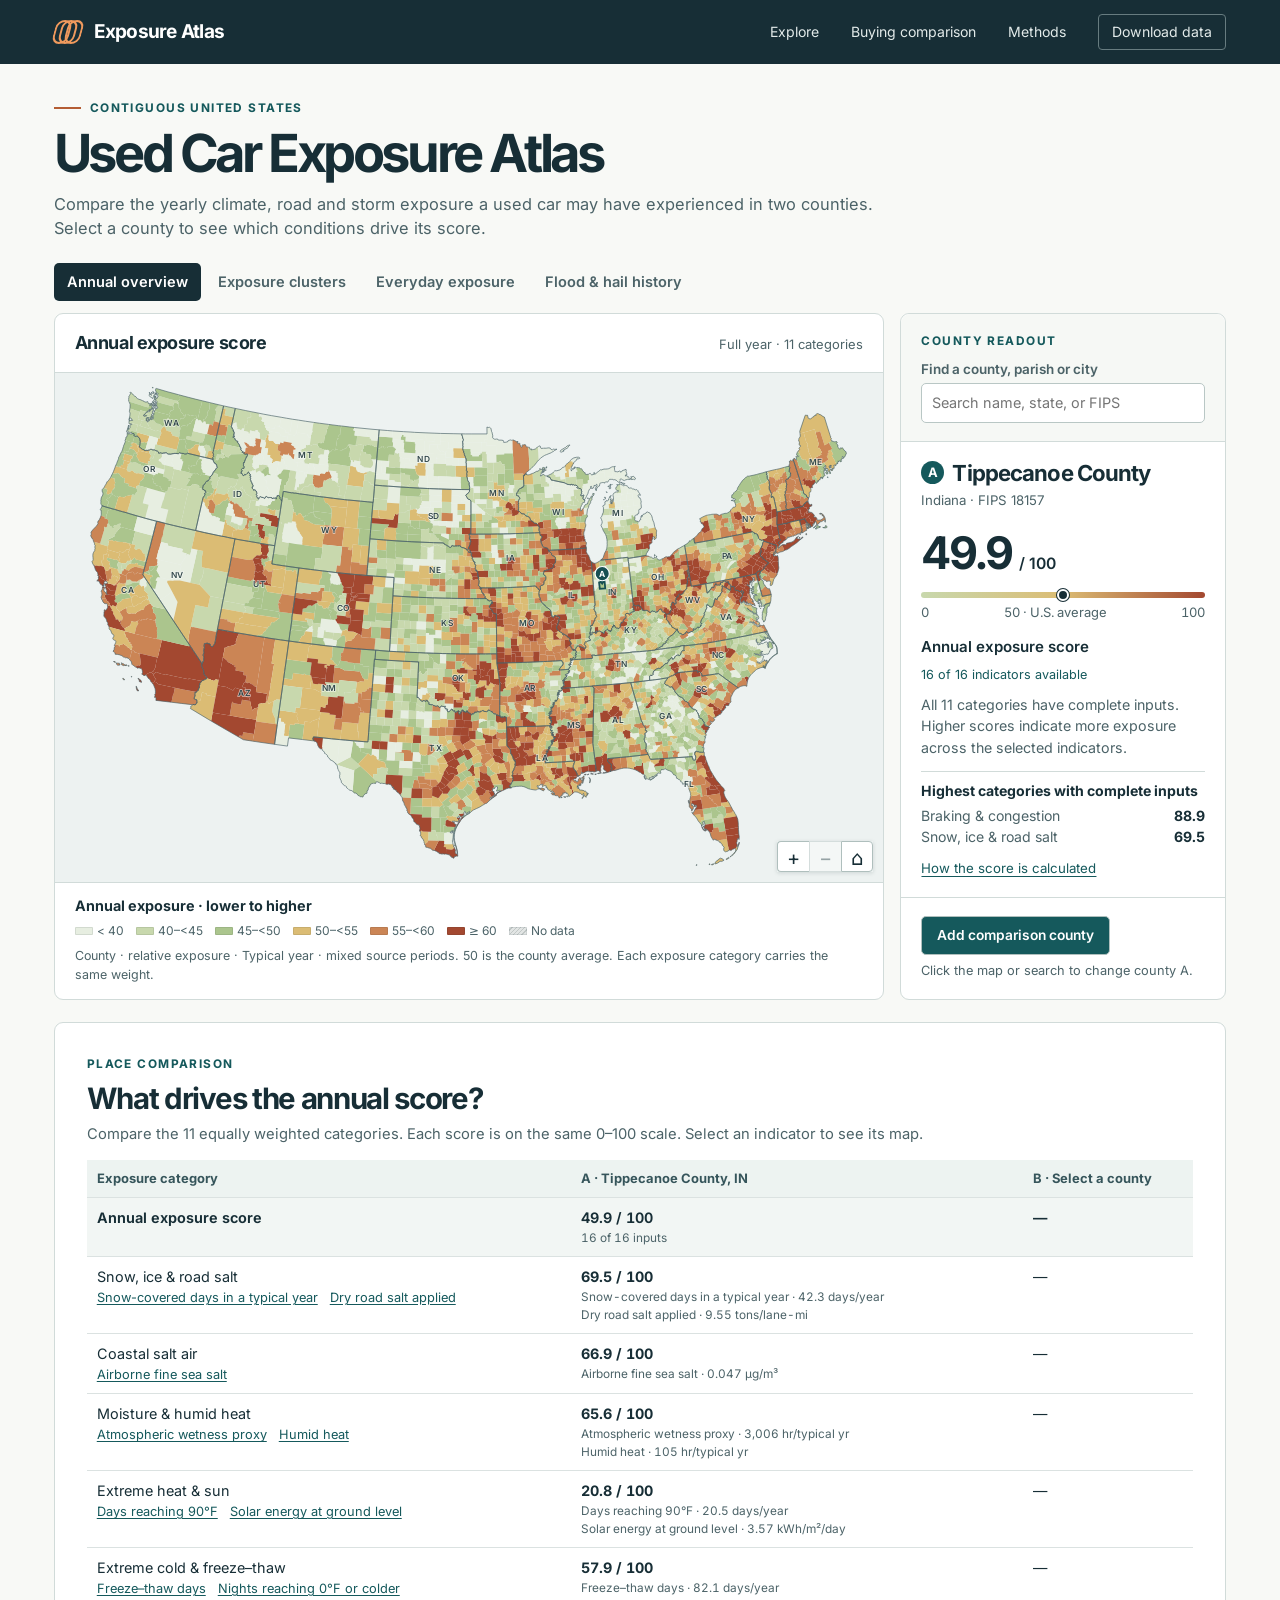
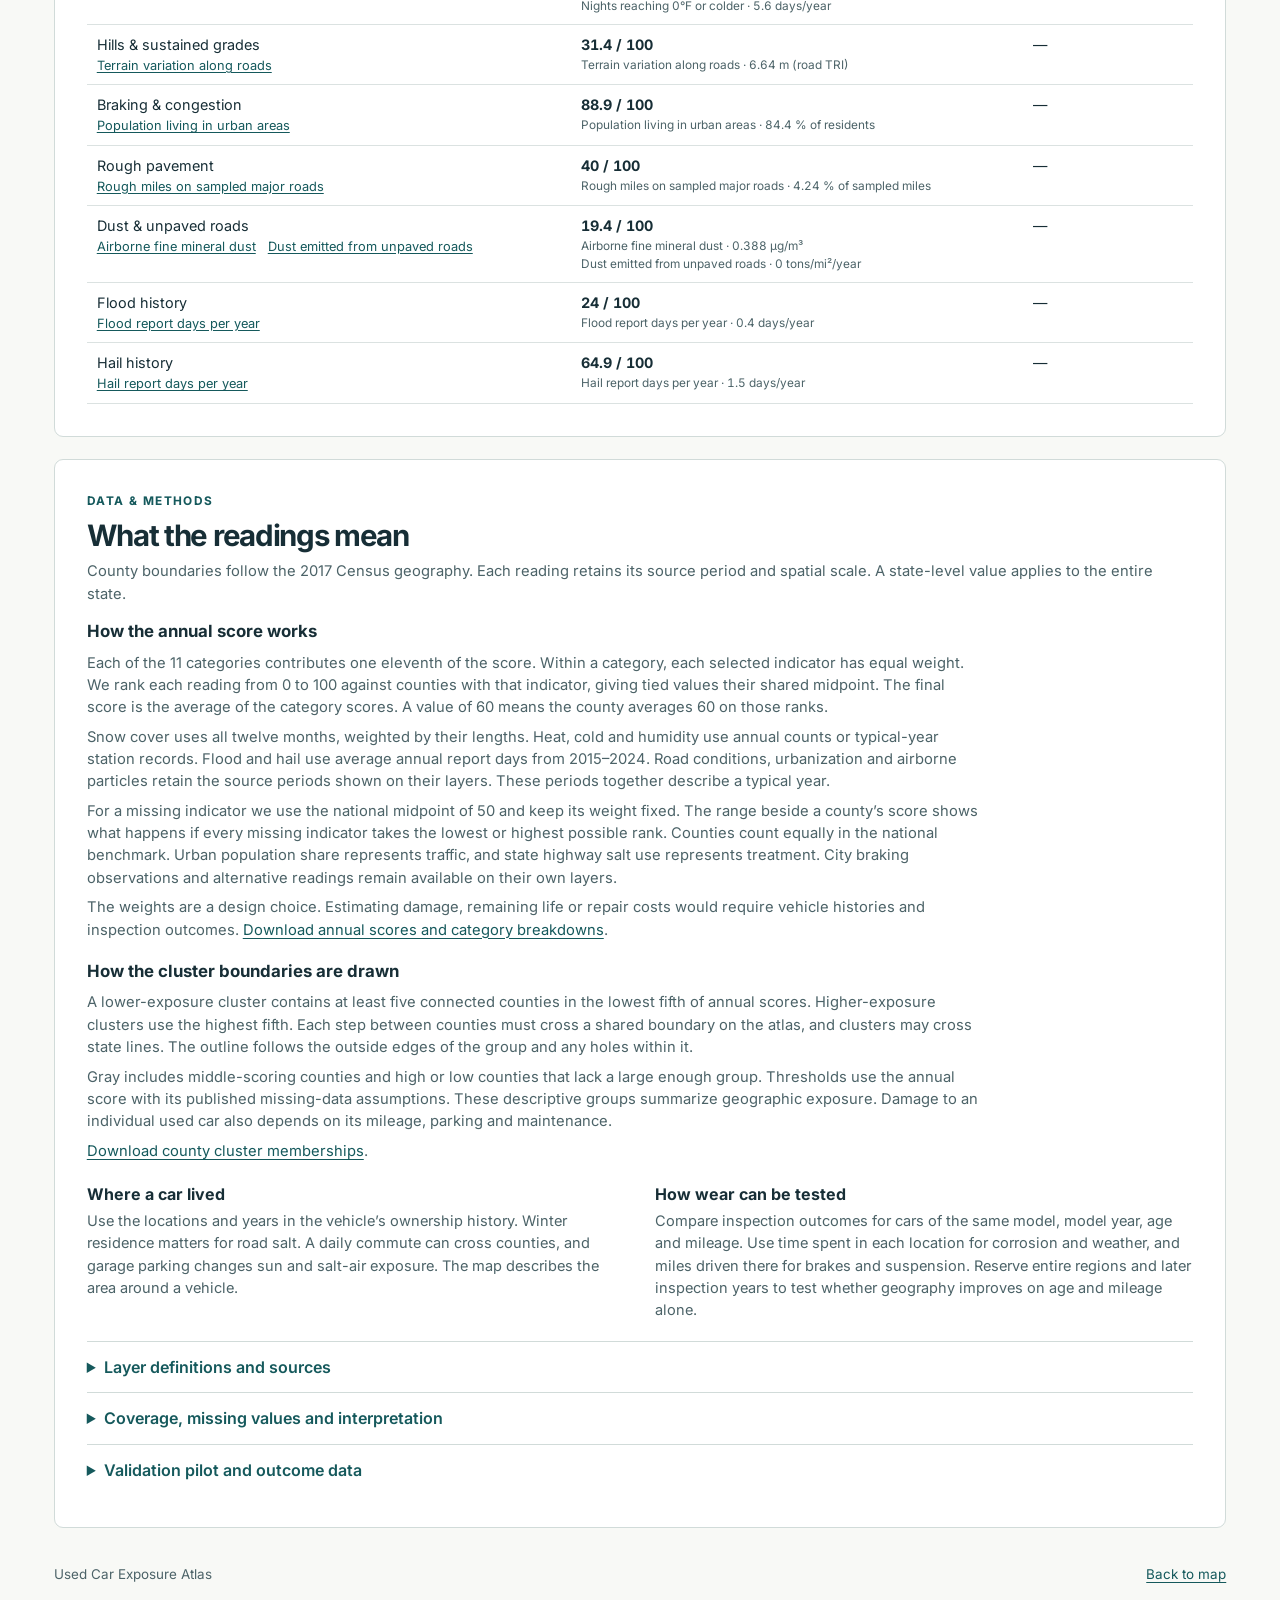
<file: docs/index.html>
<!doctype html>
<html lang="en">
<head>
  <meta charset="utf-8"><meta name="viewport" content="width=device-width,initial-scale=1">
  <meta name="theme-color" content="#182d35"><title>Used Car Exposure Atlas</title>
  <link rel="stylesheet" href="atlas.css?v=2">
</head>
<body>
<header class="top"><div class="navinner">
  <a href="#explore" class="brand" aria-label="Exposure Atlas home"><span class="brandmark" aria-hidden="true"><i></i><i></i><i></i></span>Exposure Atlas</a>
  <nav aria-label="Sections"><a href="#explore">Explore</a><a href="buy.html">Buying comparison</a><a href="#methods">Methods</a><a id="download" href="assets/research-data.zip" download>Download data</a></nav>
</div></header>
<main id="explore">
  <div class="intro"><div class="overline"><span class="line"></span>CONTIGUOUS UNITED STATES</div>
  <h1>Used Car Exposure Atlas</h1>
  <p>Compare the yearly climate, road and storm exposure a used car may have experienced in two counties. Select a county to see which conditions drive its score.</p></div>
  <div id="loading" role="status">Loading county data…</div>
  <section id="explorer" hidden>
    <div class="tabbar" role="group" aria-label="Map category"><button type="button" id="tabAnnual" aria-pressed="true">Annual overview</button><button type="button" id="tabClusters" aria-pressed="false">Exposure clusters</button><button type="button" id="tabExposure" aria-pressed="false">Everyday exposure</button><button type="button" id="tabEvents" aria-pressed="false">Flood &amp; hail history</button></div>
    <div class="columns"><section class="mapcard" aria-label="Interactive map">
      <div id="annualMapHead"><h2>Annual exposure score</h2><span>Full year · 11 categories</span></div>
      <div id="clusterMapHead" hidden><div><h2>Regional exposure clusters</h2><p id="clusterCounts"></p></div><label>Zoom to a cluster<select id="clusterFinder"></select></label></div>
      <div class="mapcontrols" id="layerControls"><label>Condition<select id="group"></select></label><label id="indicatorLabel">Map reading<select id="metric"></select></label><label id="monthLabel" hidden>Month<select id="month"></select></label></div>
      <div class="mapstage"><svg id="map" viewBox="0 0 990 605" role="img" aria-label="Contiguous United States county exposure map. Use the county search for keyboard selection.">
        <defs><pattern id="missing" width="5" height="5" patternUnits="userSpaceOnUse"><rect width="5" height="5" fill="#e3e6e5"/><path d="M-1 1L1 -1M0 5L5 0M4 6L6 4" stroke="#c0c6c6" stroke-width=".7"/></pattern></defs>
        <g id="countyPaths"></g><g id="statePaths" pointer-events="none"></g><g id="clusterOutlines" pointer-events="none"></g><g id="labels" pointer-events="none"></g><g id="points"></g><g id="selectionMarks" pointer-events="none"></g>
      </svg>
      <div class="maptools" aria-label="Map controls"><button id="zoomIn" aria-label="Zoom in">+</button><button id="zoomOut" aria-label="Zoom out">−</button><button id="reset" aria-label="Reset map view" title="Reset view">⌂</button></div><div id="tip" role="tooltip" hidden></div></div>
      <div class="legend"><div class="legendtitle" id="legendTitle"></div><div class="swatches" id="swatches"></div><p class="legendnote" id="legendNote"></p></div>
    </section>
    <aside class="detail">
      <div class="detailhead"><div class="overline">COUNTY READOUT</div><div class="pickers"><label for="finder">Find a county, parish or city</label><input id="finder" type="search" placeholder="Search name, state, or FIPS" autocomplete="off" aria-controls="matches"><div class="matches" id="matches" hidden></div></div></div>
      <div class="readingwrap" aria-live="polite"><div class="place"><span class="pin">A</span><h2 id="placeName"></h2></div><p id="placeState" class="muted"></p>
      <div id="clusterMembership" hidden></div>
      <div class="reading"><strong id="number"></strong><span id="unit"></span></div>
      <div id="annualGauge" hidden aria-hidden="true"><div class="track"><i class="range"></i><i class="marker"></i></div><div class="axis"><span>0</span><span>50 · U.S. average</span><span>100</span></div></div>
      <div class="readingname" id="readingName"></div><div class="meta" id="meta"></div><p class="side-desc" id="sideDesc"></p><div id="annualDrivers" hidden></div><a id="datasource" target="_blank" rel="noopener">View data source</a></div>
      <div class="comparecontrol"><button id="compareBtn"></button><p id="compareHint"></p></div>
    </aside></div>
    <section id="compareSection" class="lower"><div class="sectionhead"><div><div class="overline">PLACE COMPARISON</div><h2 id="profileTitle">County profiles</h2></div><button id="swap" hidden>Swap A and B</button></div>
    <p class="sectiondesc" id="profileDesc">Compare the readings in their original units. Select a reading to display it on the map.</p>
    <div class="tablescroll"><table id="profile"></table></div></section>
    <section id="methods" class="lower"><div class="overline">DATA &amp; METHODS</div><h2>What the readings mean</h2>
    <p class="sectiondesc">County boundaries follow the 2017 Census geography. Each reading retains its source period and spatial scale. A state-level value applies to the entire state.</p>
    <div class="annual-method" id="annual-method"><h3>How the annual score works</h3>
    <p>Each of the 11 categories contributes one eleventh of the score. Within a category, each selected indicator has equal weight. We rank each reading from 0 to 100 against counties with that indicator, giving tied values their shared midpoint. The final score is the average of the category scores. A value of 60 means the county averages 60 on those ranks.</p>
    <p>Snow cover uses all twelve months, weighted by their lengths. Heat, cold and humidity use annual counts or typical-year station records. Flood and hail use average annual report days from 2015–2024. Road conditions, urbanization and airborne particles retain the source periods shown on their layers. These periods together describe a typical year.</p>
    <p>For a missing indicator we use the national midpoint of 50 and keep its weight fixed. The range beside a county’s score shows what happens if every missing indicator takes the lowest or highest possible rank. Counties count equally in the national benchmark. Urban population share represents traffic, and state highway salt use represents treatment. City braking observations and alternative readings remain available on their own layers.</p>
    <p>The weights are a design choice. Estimating damage, remaining life or repair costs would require vehicle histories and inspection outcomes. <a href="assets/annual-exposure.csv" download>Download annual scores and category breakdowns</a>.</p></div>
    <div class="annual-method cluster-method" id="cluster-method"><h3>How the cluster boundaries are drawn</h3>
    <p>A lower-exposure cluster contains at least five connected counties in the lowest fifth of annual scores. Higher-exposure clusters use the highest fifth. Each step between counties must cross a shared boundary on the atlas, and clusters may cross state lines. The outline follows the outside edges of the group and any holes within it.</p>
    <p>Gray includes middle-scoring counties and high or low counties that lack a large enough group. Thresholds use the annual score with its published missing-data assumptions. These descriptive groups summarize geographic exposure. Damage to an individual used car also depends on its mileage, parking and maintenance.</p>
    <p><a href="assets/exposure-clusters.csv" download>Download county cluster memberships</a>.</p></div>
    <div class="methodgrid"><div><h3>Where a car lived</h3><p>Use the locations and years in the vehicle’s ownership history. Winter residence matters for road salt. A daily commute can cross counties, and garage parking changes sun and salt-air exposure. The map describes the area around a vehicle.</p></div>
    <div><h3>How wear can be tested</h3><p>Compare inspection outcomes for cars of the same model, model year, age and mileage. Use time spent in each location for corrosion and weather, and miles driven there for brakes and suspension. Reserve entire regions and later inspection years to test whether geography improves on age and mileage alone.</p></div></div>
    <details><summary>Layer definitions and sources</summary><div id="methodList"></div></details>
    <details><summary>Coverage, missing values and interpretation</summary><div class="detailtext" id="coverageText"></div></details>
    <details><summary>Validation pilot and outcome data</summary><div class="detailtext" id="validationText"></div></details>
    </section>
  </section>
</main><footer><div>Used Car Exposure Atlas</div><a href="#explore">Back to map</a></footer>
<script src="assets/geography.js"></script><script src="assets/readings.js"></script><script src="assets/clusters.js"></script><script src="atlas.js?v=2"></script>
</body></html>
</file>
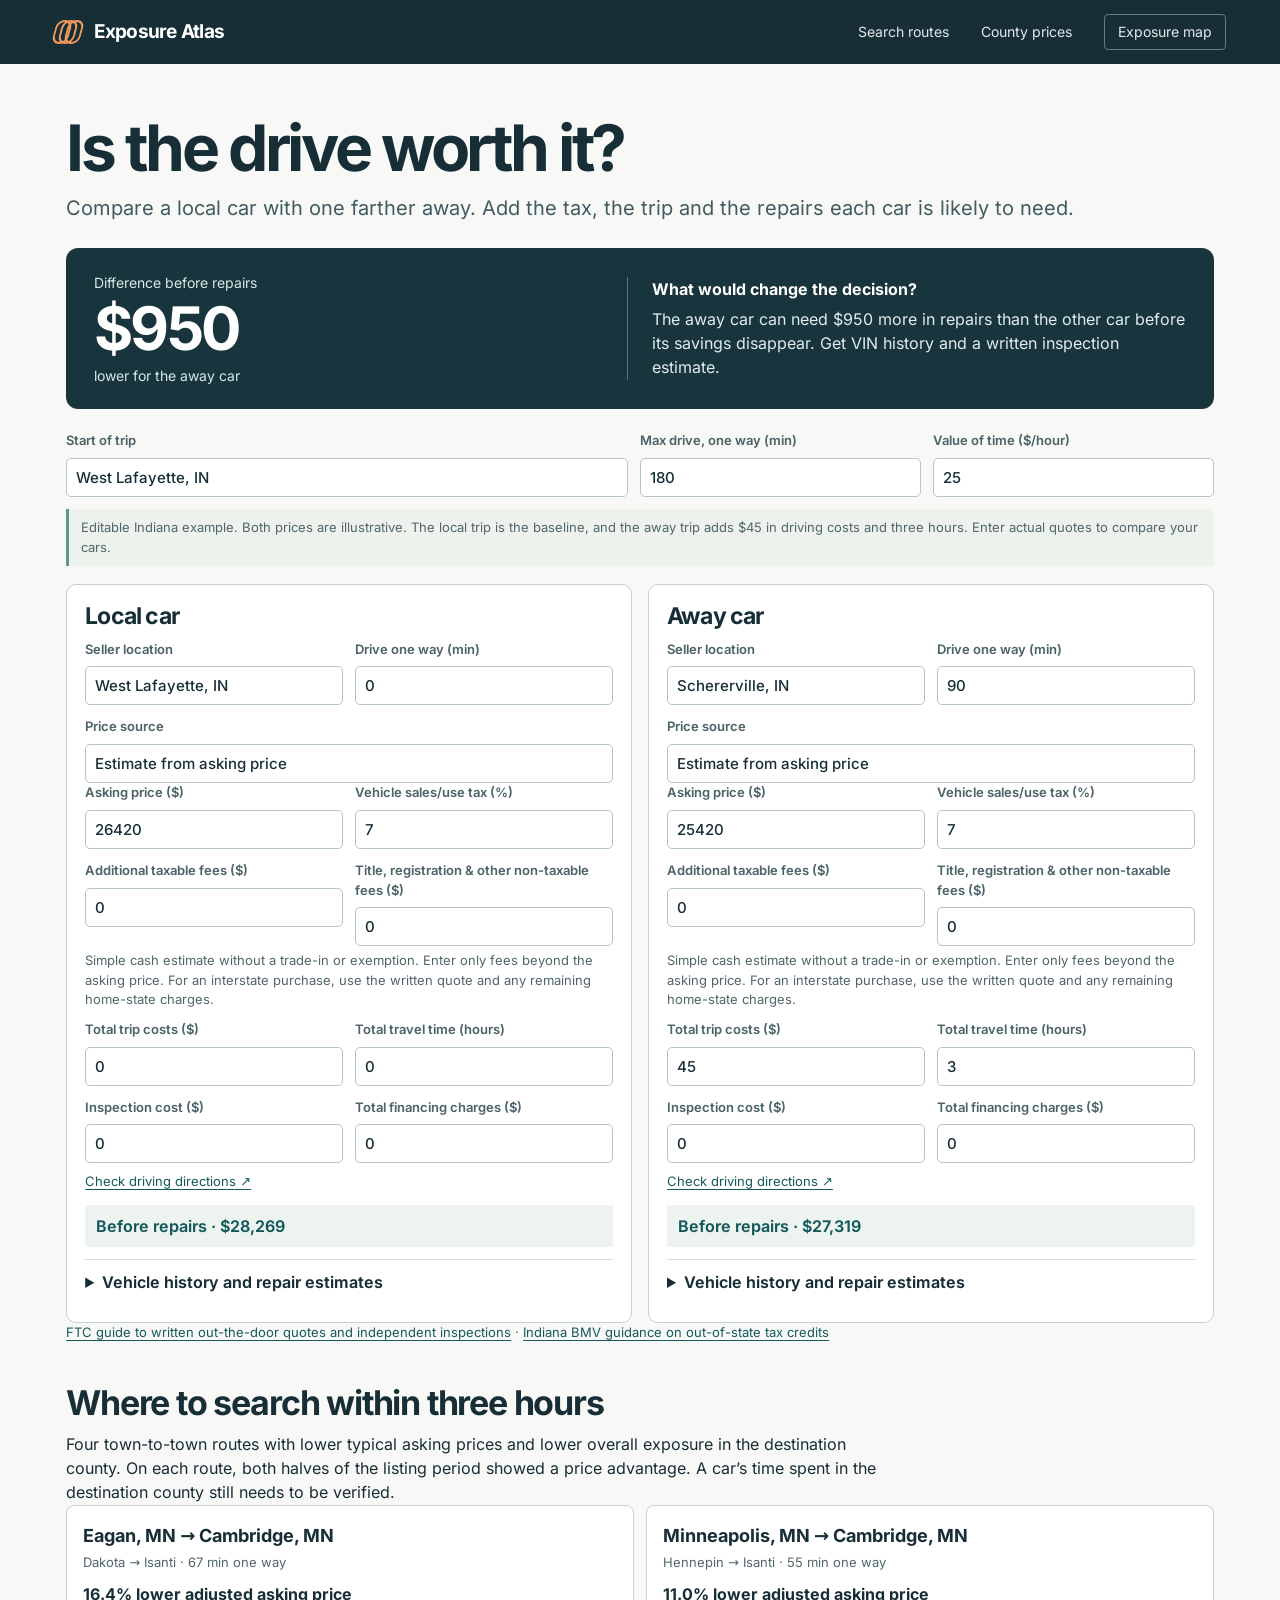
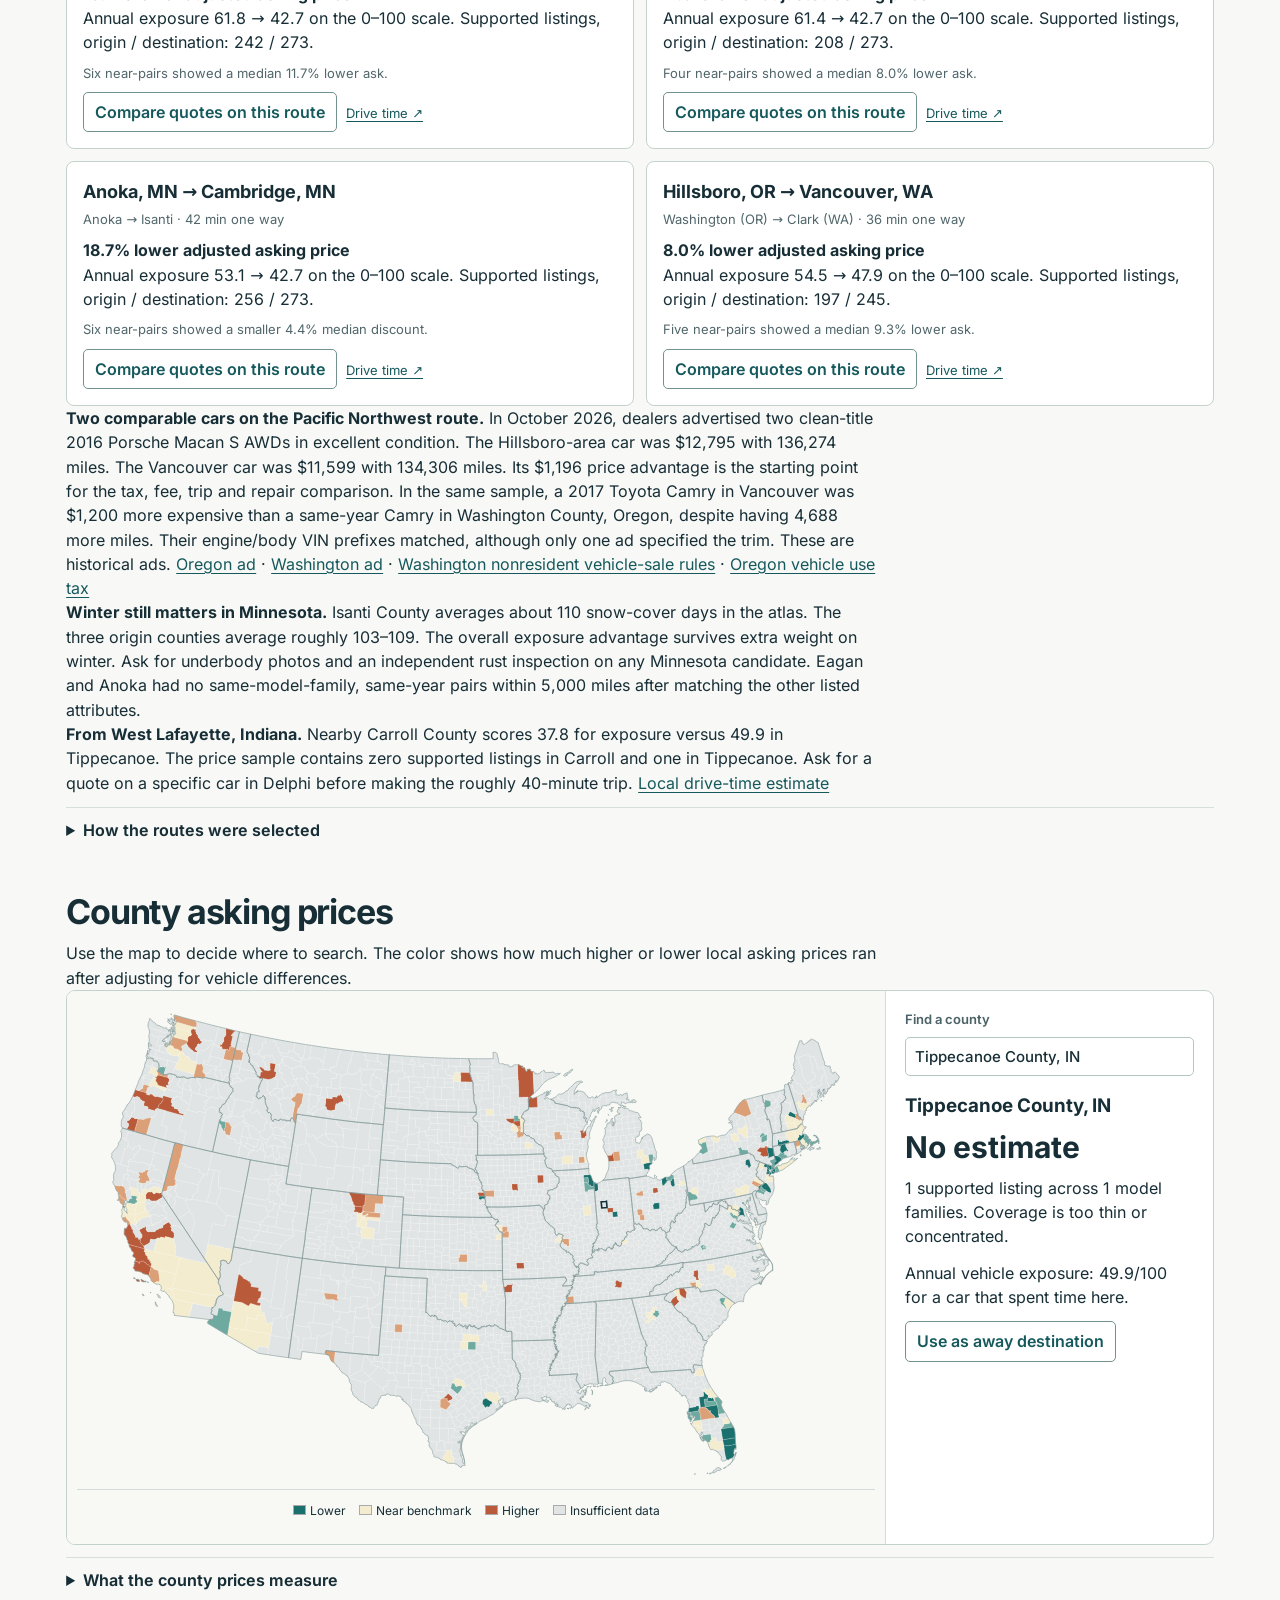
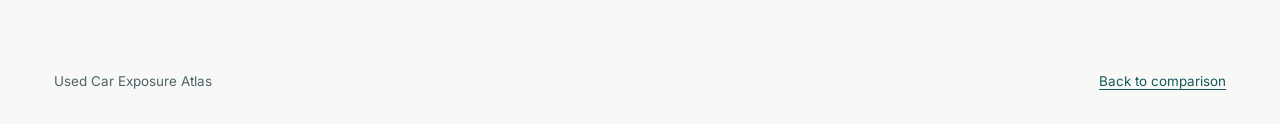
<file: docs/buy.html>
<!doctype html>
<html lang="en">
  <head>
    <meta charset="utf-8" />
    <meta name="viewport" content="width=device-width,initial-scale=1" />
    <meta name="theme-color" content="#182d35" />
    <title>Used-car buying comparison | Exposure Atlas</title>
    <link rel="stylesheet" href="atlas.css?v=2" />
    <link rel="stylesheet" href="buy.css" />
  </head>
  <body>
    <header class="top">
      <div class="navinner">
        <a class="brand" href="index.html"
          ><span class="brandmark" aria-hidden="true"
            ><i></i><i></i><i></i></span
          >Exposure Atlas</a
        >
        <nav aria-label="Sections">
          <a href="#routes">Search routes</a><a href="#markets">County prices</a
          ><a href="index.html">Exposure map</a>
        </nav>
      </div>
    </header>
    <main class="buy" id="quotes">
      <h1>Is the drive worth it?</h1>
      <p class="introline">
        Compare a local car with one farther away. Add the tax, the trip and the
        repairs each car is likely to need.
      </p>
      <section class="decision" aria-live="polite">
        <div>
          <span id="resultLabel">Estimated savings before repairs</span
          ><strong id="resultValue">—</strong><span id="resultLead"></span>
        </div>
        <div class="decision-right">
          <b id="decisionTitle">Checking the comparison</b>
          <p id="decisionDetail"></p>
        </div>
      </section>
      <div class="assumptions">
        <label
          >Start of trip<input
            id="origin"
            value="West Lafayette, IN"
            maxlength="140" /></label
        ><label
          >Max drive, one way (min)<input
            type="number"
            id="radius"
            value="180"
            min="1"
            max="1440" /></label
        ><label
          >Value of time ($/hour)<input
            type="number"
            id="timevalue"
            value="25"
            min="0"
            step="any"
        /></label>
      </div>
      <p class="demo" id="exampleNote">
        Editable Indiana example. Both prices are illustrative. The local trip
        is the baseline, and the away trip adds $45 in driving costs and three
        hours. Enter actual quotes to compare your cars.
      </p>
      <div class="cars" id="cars"></div>
      <p class="small">
        <a href="https://consumer.ftc.gov/articles/buying-used-car-dealer"
          >FTC guide to written out-the-door quotes and independent
          inspections</a
        >
        ·
        <a href="https://www.in.gov/bmv/titles/buying-and-selling/"
          >Indiana BMV guidance on out-of-state tax credits</a
        >
      </p>
      <section id="routes" class="market">
        <h2>Where to search within three hours</h2>
        <p>
          Four town-to-town routes with lower typical asking prices and lower
          overall exposure in the destination county. On each route, both halves
          of the listing period showed a price advantage. A car’s time spent in
          the destination county still needs to be verified.
        </p>
        <div class="routegrid" id="routeCards"></div>
        <p>
          <b>Two comparable cars on the Pacific Northwest route.</b> In October
          2026, dealers advertised two clean-title 2016 Porsche Macan S AWDs in
          excellent condition. The Hillsboro-area car was $12,795 with 136,274
          miles. The Vancouver car was $11,599 with 134,306 miles. Its $1,196
          price advantage is the starting point for the tax, fee, trip and
          repair comparison. In the same sample, a 2017 Toyota Camry in
          Vancouver was $1,200 more expensive than a same-year Camry in
          Washington County, Oregon, despite having 4,688 more miles. Their
          engine/body VIN prefixes matched, although only one ad specified the
          trim. These are historical ads.
          <a
            href="https://www.craigslist.org/view/d/cornelius-clean-title-porsche-macan-awd/81TnqidZQ4jAuQRW6o4bGe"
            >Oregon ad</a
          >
          ·
          <a
            href="https://www.craigslist.org/view/d/vancouver-2016-porsche-macan-v6-awd/7SrrEASdJibDjksUStJrkP"
            >Washington ad</a
          >
          ·
          <a href="https://app.leg.wa.gov/RCW/default.aspx?cite=82.08.0264"
            >Washington nonresident vehicle-sale rules</a
          >
          ·
          <a
            href="https://www.oregon.gov/dor/forms/FormsPubs/form-or-591-c-instructions_612-004-1.pdf"
            >Oregon vehicle use tax</a
          >
        </p>
        <p>
          <b>Winter still matters in Minnesota.</b> Isanti County averages about
          110 snow-cover days in the atlas. The three origin counties average
          roughly 103–109. The overall exposure advantage survives extra weight
          on winter. Ask for underbody photos and an independent rust inspection
          on any Minnesota candidate. Eagan and Anoka had no same-model-family,
          same-year pairs within 5,000 miles after matching the other listed
          attributes.
        </p>
        <p>
          <b>From West Lafayette, Indiana.</b> Nearby Carroll County scores 37.8
          for exposure versus 49.9 in Tippecanoe. The price sample contains zero
          supported listings in Carroll and one in Tippecanoe. Ask for a quote
          on a specific car in Delphi before making the roughly 40-minute trip.
          <a
            href="https://carrollcountyedc.com/about-ccedc/carroll-county/information"
            >Local drive-time estimate</a
          >
        </p>
        <details>
          <summary>How the routes were selected</summary>
          <p>
            Each county had at least 100 supported listings. The destination
            scored lower under the eleven-factor index, under a seven-factor
            weather and environmental comparison, with each atlas category
            omitted in turn, and with winter weighted at 25%. The overall
            exposure difference exceeded the atlas’s missing-data range.
            Model-family bootstrap price ranges did not overlap. The
            asking-price signal persisted after removing the most common rounded
            listing location in each county. No single such location supplied
            half the listings. Geographic screening used county centers before
            checking actual road times between the named towns.
          </p>
          <p>
            Each selected route also had at least three disjoint near-pairs with
            matching model family, self-reported condition, fuel, drive,
            transmission and seller type, at most one model year apart and
            within 10,000 miles. These small samples check direction only.
            Percentages are county-level estimates before tax, fees or repairs.
            Route selection is exploratory and the evidence comes from one
            listing source and a five-week snapshot.
          </p>
        </details>
      </section>
      <section id="markets" class="market">
        <h2>County asking prices</h2>
        <p>
          Use the map to decide where to search. The color shows how much higher
          or lower local asking prices ran after adjusting for vehicle
          differences.
        </p>
        <div class="mapwrap">
          <div class="mapbody">
            <svg
              id="map"
              viewBox="0 0 990 605"
              role="img"
              aria-label="Adjusted asking prices across contiguous United States counties"
            ></svg>
            <div class="legend">
              <span><i style="background: #19706d"></i>Lower</span
              ><span><i style="background: #f3ecce"></i>Near benchmark</span
              ><span><i style="background: #b95b3b"></i>Higher</span
              ><span><i style="background: #e0e4e4"></i>Insufficient data</span>
            </div>
          </div>
          <aside>
            <label
              >Find a county<input
                list="countyList"
                id="marketChoice"
                placeholder="County, state"
                autocomplete="off"
            /></label>
            <div id="marketInfo" aria-live="polite">
              Loading county estimates…
            </div>
            <button type="button" id="useDest">Use as away destination</button>
          </aside>
        </div>
        <details>
          <summary>What the county prices measure</summary>
          <div id="methods"></div>
        </details>
      </section>
      <datalist id="countyList"></datalist>
    </main>
    <footer>
      <div>Used Car Exposure Atlas</div>
      <a href="#quotes">Back to comparison</a>
    </footer>
    <script src="assets/geography.js"></script>
    <script src="buy.js"></script>
  </body>
</html>
</file>
<file: docs/atlas.css>
@font-face{font-family:Inter;src:url('assets/inter.woff2') format('woff2');font-weight:100 900;font-display:swap}
:root{--ink:#172e36;--soft:#4c6368;--line:#d1dbd9;--teal:#15595c;--amber:#ac4b24;--paper:#f8f9f6;--white:#fff;--map:#edf2f1;--pad:clamp(16px,4.2vw,76px)}
*{box-sizing:border-box}html{scroll-behavior:smooth;scroll-padding-top:1rem}body{font:16px/1.52 Inter,system-ui,sans-serif;margin:0;color:var(--ink);background:var(--paper)}a{color:var(--teal);text-underline-offset:.2em}button,select,input{font:inherit;color:inherit}button,select{cursor:pointer}button:focus-visible,a:focus-visible,select:focus-visible,input:focus-visible{outline:3px solid #bc632b;outline-offset:3px}button:disabled{opacity:.4;cursor:auto}[hidden]{display:none!important}button{background:white;border:1px solid #afbfbd;border-radius:5px;padding:8px 15px}h1,h2,h3,p{margin:0}.top{background:#172e36;color:white}.navinner,main,footer{max-width:1550px;margin:auto;padding-inline:var(--pad)}.navinner{height:64px;display:flex;align-items:center;justify-content:space-between;gap:16px}.brand{font-weight:700;letter-spacing:-.04em;display:flex;align-items:center;gap:12px;font-size:19px;color:white;text-decoration:none}.brandmark{overflow:hidden;position:relative;width:28px;height:26px;display:inline-block;transform:skew(-15deg)}.brandmark i{border:2px solid #ef995d;position:absolute;inset:1px 6px;border-radius:8px}.brandmark i:nth-child(2){inset:1px 12px 1px 0}.brandmark i:nth-child(3){inset:1px 0 1px 12px}nav{display:flex;align-items:center;gap:clamp(12px,2.5vw,36px)}nav a{color:#e2eae9;text-decoration:none;font-size:.88rem}nav a:hover{text-decoration:underline}nav a:last-child{border:1px solid #677c80;padding:6px 13px;border-radius:4px}.intro{margin:35px 0 22px;max-width:920px}.overline{font-weight:720;font-size:.74rem;letter-spacing:.12em;color:var(--teal);display:flex;align-items:center;gap:9px}.line{width:27px;height:2px;background:#b45d34}.intro h1{font-size:clamp(38px,4.1vw,68px);letter-spacing:-.065em;line-height:1.08;margin:8px 0 10px}.intro p,.sectiondesc,.muted,.legendnote{color:var(--soft)}.intro p{font-size:1.02rem;max-width:865px}.tabbar{display:flex;gap:4px;margin:0 0 12px}.tabbar button{border:0;background:transparent;color:var(--soft);font-size:.91rem;font-weight:600;padding:8px 13px}.tabbar button[aria-pressed=true]{background:var(--ink);color:white}.columns{display:grid;grid-template-columns:minmax(0,2.55fr) minmax(270px,1fr);gap:16px;align-items:stretch}.mapcard,.detail,.lower{background:var(--white);border:1px solid var(--line);border-radius:9px}.mapcard{overflow:hidden;display:flex;flex-direction:column}.mapcontrols{display:grid;grid-template-columns:minmax(140px,1fr) minmax(140px,1fr);gap:16px;padding:14px 20px;border-bottom:1px solid var(--line)}label{font-size:.8rem;font-weight:620;color:var(--soft);display:block}select,input{background:white;border-radius:5px;border:1px solid #b9c7c5;width:100%;padding:8px 10px;margin-top:3px;color:var(--ink);font-size:.92rem;font-weight:500}select{appearance:none;padding-right:29px;background-image:url("data:image/svg+xml,%3Csvg xmlns='http://www.w3.org/2000/svg' width='13' height='8' viewBox='0 0 13 8'%3E%3Cpath d='m1 1 5.5 5.5L12 1' fill='none' stroke='%234c6368' stroke-width='1.5'/%3E%3C/svg%3E");background-repeat:no-repeat;background-position:right 9px center}.mapstage{position:relative;background:var(--map);overflow:hidden;flex:1;display:flex;align-items:center;min-height:240px}.mapstage svg{display:block;width:100%;height:auto;max-height:540px;aspect-ratio:990/605;touch-action:pan-y;user-select:none}.mapstage svg.zoomed{touch-action:none;cursor:grab}.maptools{position:absolute;bottom:10px;right:10px;display:flex;box-shadow:0 1px 4px #172e3626}.maptools button{padding:1px;width:32px;height:31px;font-size:20px;border-radius:0;border-right-width:0}.maptools button:first-child{border-radius:4px 0 0 4px}.maptools button:last-child{border-right-width:1px;border-radius:0 4px 4px 0}.maptools button:hover{background:#e7eeee}#tip{position:absolute;pointer-events:none;max-width:230px;background:#162e36ef;color:white;font-size:.79rem;border-radius:4px;padding:6px 9px;z-index:2}#countyPaths path{cursor:crosshair}#statePaths path{stroke:#476166;stroke-width:.65;fill:none;vector-effect:non-scaling-stroke}#labels text{fill:#33494b;font-size:10px;font-weight:600;text-anchor:middle;paint-order:stroke;stroke:#ffffffa3;stroke-width:1.8px;letter-spacing:.07em}.legend{padding:12px 20px 14px;border-top:1px solid var(--line)}.legendtitle{font-size:.9rem;font-weight:680}.swatches{display:flex;gap:5px 12px;flex-wrap:wrap;margin-top:5px}.swatch{display:flex;align-items:center;gap:4px;font-size:.75rem;color:var(--soft);white-space:nowrap}.chip{width:18px;height:8px;border-radius:1px;box-shadow:inset 0 0 0 1px #172e361a}.legendnote{font-size:.78rem;margin-top:6px}.detail{display:flex;flex-direction:column}.detailhead,.readingwrap,.comparecontrol{padding:18px 20px}.detailhead{border-bottom:1px solid var(--line);background:#f6f8f5;border-radius:9px 9px 0 0}.pickers{margin-top:9px;position:relative}.pickers label{font-size:.84rem}.pickers input{font-size:.9rem;font-weight:400}.matches{position:absolute;top:100%;left:0;right:0;max-height:280px;overflow:auto;background:white;box-shadow:0 3px 12px #223c4030;border:1px solid var(--line);z-index:5;border-radius:4px}.matches button{display:block;text-align:left;border:0;border-radius:0;width:100%;padding:8px 10px}.matches button:hover,.matches button:focus{background:#e5efed}.matches span{padding:8px 10px;display:block}.place{display:flex;gap:8px;align-items:center}.place h2{letter-spacing:-.04em;font-size:1.38rem;line-height:1.18}.pin{background:var(--teal);border-radius:100%;color:white;display:inline-flex;align-items:center;justify-content:center;width:23px;height:23px;font-weight:700;font-size:13px;flex-shrink:0}.pin.b{background:#a7502e}.muted{font-size:.83rem;margin-top:4px}.reading{display:flex;align-items:baseline;flex-wrap:wrap;gap:8px;margin-top:18px}.reading strong{font-size:clamp(2.35rem,3.5vw,3.7rem);letter-spacing:-.065em;line-height:1.12}.reading span{font-size:.98rem;font-weight:600}.readingname{font-weight:600;font-size:.94rem;margin-top:4px}.meta{font-size:.79rem;color:var(--teal);margin-top:6px}.side-desc{font-size:.89rem;color:var(--soft);margin-top:10px}#datasource{display:inline-block;margin-top:7px;font-size:.83rem}.comparecontrol{border-top:1px solid var(--line);margin-top:auto}.comparecontrol button{background:var(--teal);color:white;font-weight:600;font-size:.86rem}.comparecontrol p{color:var(--soft);font-size:.8rem;margin-top:6px}.lower{margin:22px 0;padding:clamp(18px,2.5vw,36px)}.lower h2{font-size:clamp(25px,2.3vw,34px);letter-spacing:-.045em;margin:3px 0}.sectionhead{display:flex;align-items:center;justify-content:space-between;gap:10px}.sectiondesc{font-size:.92rem;margin-bottom:14px}.tablescroll{overflow:auto}table{width:100%;border-collapse:collapse;text-align:left;font-size:.9rem}th,td{padding:9px 10px;border-bottom:1px solid #dbe2e1;vertical-align:top}th{background:#edf3f1;font-size:.81rem;color:#36555b}th:first-child,td:first-child{padding-left:10px}td:nth-child(n+2){font-variant-numeric:tabular-nums}td button{padding:0;background:none;border:0;text-align:left;color:var(--teal);font-size:.91rem}td button:hover{text-decoration:underline}.tblsmall{font-size:.74rem;color:var(--soft)}.methodgrid{display:grid;grid-template-columns:1fr 1fr;gap:30px;margin:20px 0}.methodgrid h3,.detailtext h3,#methodList h3{font-size:1rem;color:var(--ink);margin:0 0 4px}.methodgrid p,.detailtext,#methodList p{color:var(--soft);font-size:.91rem}.lower details{border-top:1px solid var(--line);padding:13px 0}.lower summary{color:var(--teal);font-weight:600;cursor:pointer}.detailtext,#methodList article{margin:10px 0 0}.detailtext p{margin:6px 0}.detailtext ul{padding-left:20px}.detailtext li{margin-bottom:4px}#methodList article{padding:8px 0}footer{display:flex;justify-content:space-between;font-size:.84rem;color:var(--soft);padding-block:14px 32px}#loading{padding:35px}
@media(max-width:860px){.columns{grid-template-columns:minmax(0,1.8fr) minmax(230px,1fr)}.mapcontrols{gap:7px;padding:12px}.mapcontrols select{font-size:.84rem}.detailhead,.readingwrap,.comparecontrol{padding:13px 15px}}
@media(max-width:700px){.navinner{height:55px}.brand{font-size:16px;gap:6px}nav{gap:12px}nav a{font-size:.78rem}nav a:last-child{padding:4px 6px}.intro{margin:24px 0 16px}.columns{grid-template-columns:1fr}.mapstage{min-height:0}.mapcontrols{grid-template-columns:1fr 1fr}.detail{display:grid;grid-template-columns:1fr 1.25fr}.detailhead{border:0;border-radius:9px 0 0 0}.comparecontrol{grid-column:1/-1;width:100%;margin:0}.reading{margin-top:7px}.legend{padding:10px 12px}.methodgrid{grid-template-columns:1fr;gap:15px}.swatches{gap:3px 9px}.maptools{right:3px;bottom:3px}.maptools button{height:25px;width:25px;font-size:17px}.sectiondesc{font-size:.87rem}.tabbar{margin-bottom:8px}.lower{margin:16px 0}.pickers input{font-size:16px}.detailtext a{overflow-wrap:anywhere}}
@media(max-width:420px){.navinner{padding-inline:10px}.brandmark{width:23px}nav{gap:8px}.detail{display:flex}.intro p{font-size:.93rem}.readingwrap{padding-top:13px}.overline{font-size:.7rem}.tabbar button{font-size:.85rem;padding:7px 10px}.mapcontrols{grid-template-columns:1fr}.mapcontrols label{display:grid;grid-template-columns:83px 1fr;align-items:center}.mapcontrols select{margin:0}.legendnote{line-height:1.35}#labels text{font-size:12px}}
@media(prefers-reduced-motion:reduce){html{scroll-behavior:auto}}
.mapcontrols:has(#monthLabel:not([hidden])){grid-template-columns:minmax(0,1.1fr) minmax(0,1.1fr) minmax(98px,.58fr)}
@media(max-width:700px){.mapcontrols:has(#monthLabel:not([hidden])){grid-template-columns:1fr 1fr}#monthLabel{grid-column:1/-1;display:flex;align-items:center;gap:12px}#monthLabel select{width:auto;min-width:130px}}
@media(max-width:420px){.mapcontrols:has(#monthLabel:not([hidden])){grid-template-columns:1fr}#monthLabel{display:grid}#monthLabel select{width:100%}}

#annualMapHead{display:flex;align-items:baseline;justify-content:space-between;flex-wrap:wrap;gap:4px 16px;padding:15px 20px;border-bottom:1px solid var(--line)}
#annualMapHead h2{font-size:1.12rem;letter-spacing:-.025em}
#annualMapHead span,.axis{font-size:.81rem;color:var(--soft)}
.tabbar{flex-wrap:wrap}
#annualGauge{margin:14px 0 13px}
.track{height:6px;position:relative;background:linear-gradient(to right,#c8d8ad,#dbbc74 50%,#a34830);border-radius:4px}
.track::after{content:"";position:absolute;left:50%;height:12px;top:-3px;border-left:1px solid #435257}
.track .marker{position:absolute;top:50%;transform:translate(-50%,-50%);width:12px;height:12px;border:2px solid white;background:var(--ink);border-radius:50%;box-shadow:0 0 0 1px var(--ink);z-index:1}
.track .range{position:absolute;height:4px;background:var(--ink);top:1px}
.axis,#annualDrivers div{display:flex;align-items:baseline;justify-content:space-between;gap:10px}
.axis{margin-top:5px;font-variant-numeric:tabular-nums}
#annualDrivers{margin:12px 0 3px;border-top:1px solid var(--line);padding-top:8px;font-size:.88rem}
#annualDrivers strong{display:block;margin-bottom:4px}
#annualDrivers div{color:var(--soft)}
#annualDrivers b,.overallScore{font-variant-numeric:tabular-nums;color:var(--ink)}
.totalRow{background:#f2f6f4;font-weight:650}
.totalRow .tblsmall{font-weight:400}
.inputLinks{display:flex;flex-wrap:wrap;gap:2px 12px}
.inputLinks button{font-size:.8rem;text-decoration:underline;text-underline-offset:.16em}
.annual-method{max-width:90ch;scroll-margin-top:30px}
.annual-method h3{font-size:1.05rem}
.annual-method p{font-size:.92rem;color:var(--soft);margin-top:7px}
@media(max-width:700px){#annualMapHead{padding:10px 12px}.tabbar button{padding:7px 8px}.inputLinks{min-width:8rem}}

#clusterMapHead{display:flex;justify-content:space-between;align-items:center;flex-wrap:wrap;gap:7px 18px;padding:12px 20px;border-bottom:1px solid var(--line)}
#clusterMapHead h2{font-size:1.12rem;letter-spacing:-.025em}
#clusterMapHead p{font-size:.84rem;color:var(--soft)}
#clusterMapHead select{max-width:100%;margin-top:1px}
#clusterMapHead label{max-width:100%}
#clusterOutlines path{fill:none;stroke-width:1.25;stroke-linecap:round;stroke-linejoin:round;vector-effect:non-scaling-stroke}
.chip.clusterChip{height:12px;border:1.5px solid;box-sizing:border-box}
#clusterMembership{margin-top:12px;padding:8px 11px;border-left:3px solid #8d9c96;background:#f1f4f2;font-size:.85rem}
#clusterMembership.low{background:#eaf5f0;border-color:#145e52}
#clusterMembership.high{background:#fcf0ea;border-color:#923d2c}
#clusterMembership span{display:block;margin-top:2px;color:var(--soft)}
.cluster-method{margin-top:18px}
@media(max-width:700px){#clusterMapHead{padding:11px 13px}#clusterMapHead select{font-size:.85rem}}
</file>
<file: docs/buy.css>
.buy {
  max-width: 1250px;
  margin: auto;
  padding: clamp(20px, 3.5vw, 48px) clamp(16px, 4vw, 58px) 55px;
}
.buy h1 {
  font-size: clamp(36px, 5vw, 65px);
  line-height: 1.04;
  margin: 6px 0 12px;
  letter-spacing: -0.052em;
}
.buy h2 {
  font-size: clamp(24px, 3vw, 34px);
  line-height: 1.15;
  margin: 0 0 10px;
  letter-spacing: -0.035em;
}
.introline {
  font-size: clamp(16px, 1.7vw, 20px);
  margin: 0 0 24px;
  color: #415b61;
}
.decision {
  display: grid;
  grid-template-columns: 1fr 1.1fr;
  gap: 24px;
  background: #18353e;
  color: #fff;
  border-radius: 12px;
  padding: 22px 28px;
}
.decision strong {
  display: block;
  font-size: clamp(40px, 5vw, 60px);
  letter-spacing: -0.045em;
  line-height: 1.15;
}
.decision span {
  font-size: 14px;
  color: #d7e9e5;
}
.decision-right {
  border-left: 1px solid #587276;
  padding-left: 24px;
  align-self: center;
}
.decision-right p {
  margin: 5px 0 0;
  color: #e0eceb;
}
.assumptions,
.fieldgrid {
  display: grid;
  gap: 12px;
}
.assumptions {
  grid-template-columns: 2fr 1fr 1fr;
  margin: 22px 0 12px;
}
.fieldgrid {
  grid-template-columns: 1fr 1fr;
}
.buy label {
  font-size: 13px;
  font-weight: 620;
  display: flex;
  flex-direction: column;
  gap: 4px;
}
.buy input,
.buy select {
  width: 100%;
  min-width: 0;
  box-sizing: border-box;
  border: 1px solid #b5c5c3;
  border-radius: 5px;
  background: white;
  padding: 8px 9px;
  height: 39px;
  font-size: 15px;
}
.buy input:invalid {
  border-color: #b04630;
}
.buy button {
  background: #fff;
  border: 1px solid #72928e;
  border-radius: 5px;
  color: #15595c;
  padding: 7px 11px;
  font-weight: 600;
}
.buy button:hover {
  background: #e9f3ee;
}
.demo,
.small,
.note {
  font-size: 13px;
  color: #50666a;
  line-height: 1.5;
}
.demo {
  background: #edf2ed;
  padding: 9px 12px;
  border-left: 3px solid #63988d;
  margin: 12px 0 18px;
}
.cars {
  display: grid;
  grid-template-columns: 1fr 1fr;
  gap: 16px;
}
.car {
  background: white;
  border: 1px solid #c4d2cd;
  border-radius: 10px;
  padding: 18px;
}
.car h2 {
  font-size: 23px;
}
.car h3 {
  font-size: 15px;
  margin: 14px 0 6px;
}
.car details,
.market details {
  border-top: 1px solid #d6dfdc;
  padding: 10px 0;
  margin-top: 12px;
}
.buy summary {
  font-weight: 650;
  cursor: pointer;
}
.buy details > div {
  margin-top: 10px;
}
.buy .wide {
  grid-column: 1/-1;
}
.cashout {
  font-weight: 650;
  color: #15595c;
  background: #edf4f0;
  padding: 9px 11px;
  margin: 12px 0 0;
}
.note {
  margin: 5px 0 10px;
}
.histrows li {
  margin: 6px 0;
}
.histrows {
  list-style: none;
  padding: 0;
}
.histrows button {
  font-size: 12px;
  padding: 2px 6px;
}
.buy a {
  color: #15595c;
}
.buy .route {
  display: inline-block;
  margin-top: 9px;
  font-size: 13px;
}
.market {
  margin-top: 40px;
}
.market > p {
  max-width: 810px;
}
.mapwrap {
  background: #fff;
  border: 1px solid #c4d2cd;
  border-radius: 9px;
  display: grid;
  grid-template-columns: minmax(0, 2.5fr) minmax(200px, 1fr);
  overflow: hidden;
}
.mapbody {
  background: #f8f9f5;
  min-width: 0;
  padding: 10px;
}
.mapbody svg {
  display: block;
  width: 100%;
  height: auto;
}
.mapwrap aside {
  padding: 19px;
  border-left: 1px solid #d3ded9;
}
.mapwrap aside h3 {
  margin: 16px 0 5px;
}
.mapwrap aside strong {
  font-size: 30px;
}
.mapwrap aside p {
  margin: 5px 0 12px;
}
.legend {
  display: flex;
  gap: 13px;
  font-size: 12px;
  justify-content: center;
  flex-wrap: wrap;
}
.legend i {
  width: 13px;
  height: 10px;
  display: inline-block;
  margin-right: 4px;
  border: 1px solid #aaa;
}
.mapcounty {
  cursor: pointer;
  stroke: #fff;
  stroke-width: 0.2;
}
.mapcounty:hover {
  stroke: #222;
  stroke-width: 1;
}
.buy [hidden] {
  display: none !important;
}
.buy details p {
  max-width: 920px;
}
#mapselection {
  pointer-events: none;
  fill: none;
  stroke: #152f37;
  stroke-width: 2;
}
.buy .err {
  color: #9c3826;
}
@media (max-width: 730px) {
  .decision,
  .cars,
  .mapwrap {
    grid-template-columns: 1fr;
  }
  .decision-right {
    border-left: 0;
    border-top: 1px solid #587276;
    padding: 13px 0 0;
  }
  .decision {
    gap: 8px;
    padding: 18px;
  }
  .assumptions {
    grid-template-columns: 1fr 1fr;
  }
  .assumptions label:first-child {
    grid-column: 1/-1;
  }
  .mapwrap aside {
    border-left: none;
    border-top: 1px solid #d3ded9;
  }
  .top nav {
    display: flex;
    flex-wrap: wrap;
    gap: 8px;
  }
  .buy {
    padding-top: 22px;
  }
  .buy h1 {
    font-size: 40px;
  }
  .fieldgrid {
    gap: 8px;
  }
  .car {
    padding: 14px;
  }
}
.routegrid {
  display: grid;
  grid-template-columns: repeat(2, minmax(0, 1fr));
  gap: 12px;
}
.routecard {
  border: 1px solid #c4d2cd;
  background: #fff;
  border-radius: 8px;
  padding: 16px;
}
.routecard h3 {
  margin: 0 0 3px;
  font-size: 18px;
}
.routecard p {
  margin: 4px 0 9px;
}
.routecard a {
  margin-left: 9px;
  font-size: 13px;
}
@media (max-width: 650px) {
  .routegrid {
    grid-template-columns: 1fr;
  }
}
</file>
